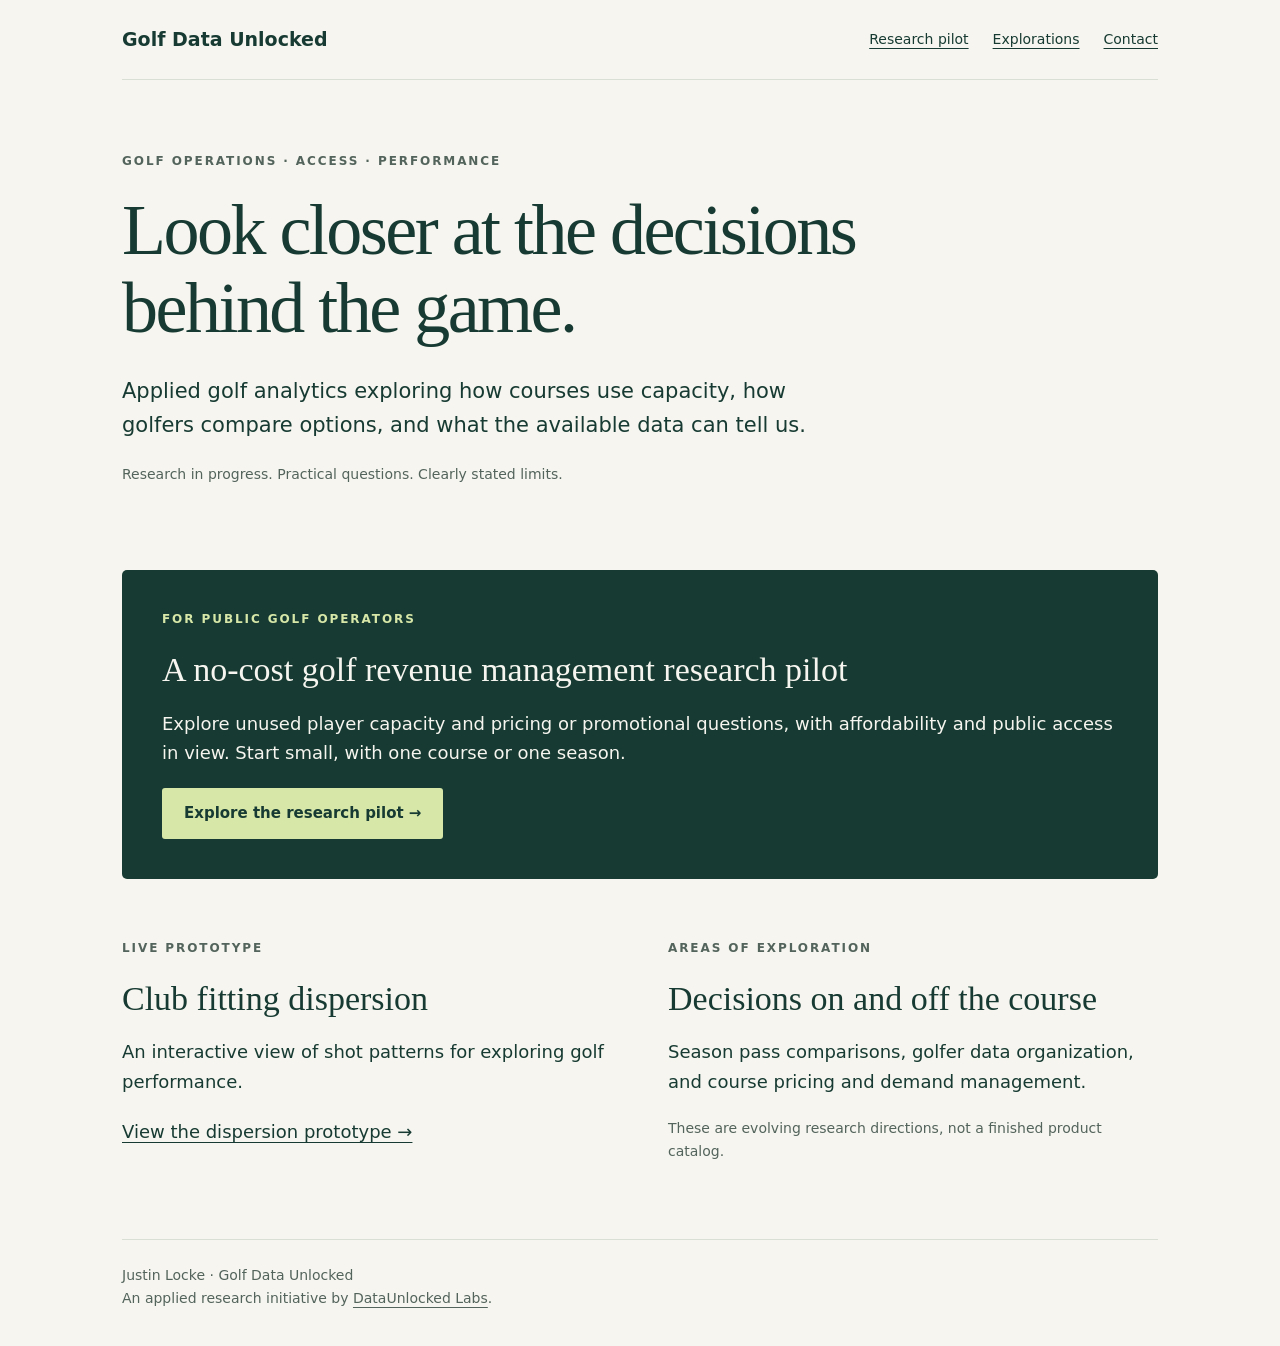
<file: index.html>
<!doctype html><html lang="en"><head><meta charset="utf-8"><meta name="viewport" content="width=device-width, initial-scale=1"><title>Golf Data Unlocked | Applied Golf Analytics</title><meta name="description" content="Applied golf analytics for operations, access and performance. Explore a no-cost research pilot for public golf courses."><link rel="stylesheet" href="/styles.css"></head><body><div class="wrap"><header><a class="brand" href="/">Golf Data Unlocked</a><nav aria-label="Main navigation"><a href="/pilot/">Research pilot</a><a href="/#explorations">Explorations</a><a href="mailto:hello@dataunlocked.xyz">Contact</a></nav></header><main><section class="hero"><p class="eyebrow">Golf operations · Access · Performance</p><h1>Look closer at the decisions behind the game.</h1><p class="lead">Applied golf analytics exploring how courses use capacity, how golfers compare options, and what the available data can tell us.</p><p class="small">Research in progress. Practical questions. Clearly stated limits.</p></section><section class="feature"><p class="eyebrow">For public golf operators</p><h2>A no-cost golf revenue management research pilot</h2><p>Explore unused player capacity and pricing or promotional questions, with affordability and public access in view. Start small, with one course or one season.</p><a class="button" href="/pilot/">Explore the research pilot →</a></section><section id="explorations" class="grid"><div><p class="eyebrow">Live prototype</p><h2>Club fitting dispersion</h2><p>An interactive view of shot patterns for exploring golf performance.</p><a href="https://jlocke1979.github.io/dataunlocked-labs/fitting-dispersion.html">View the dispersion prototype →</a></div><div><p class="eyebrow">Areas of exploration</p><h2>Decisions on and off the course</h2><p>Season pass comparisons, golfer data organization, and course pricing and demand management.</p><p class="small">These are evolving research directions, not a finished product catalog.</p></div></section></main><footer>Justin Locke · Golf Data Unlocked<br>An applied research initiative by <a href="https://dataunlocked.xyz/">DataUnlocked Labs</a>.</footer></div></body></html>
</file>
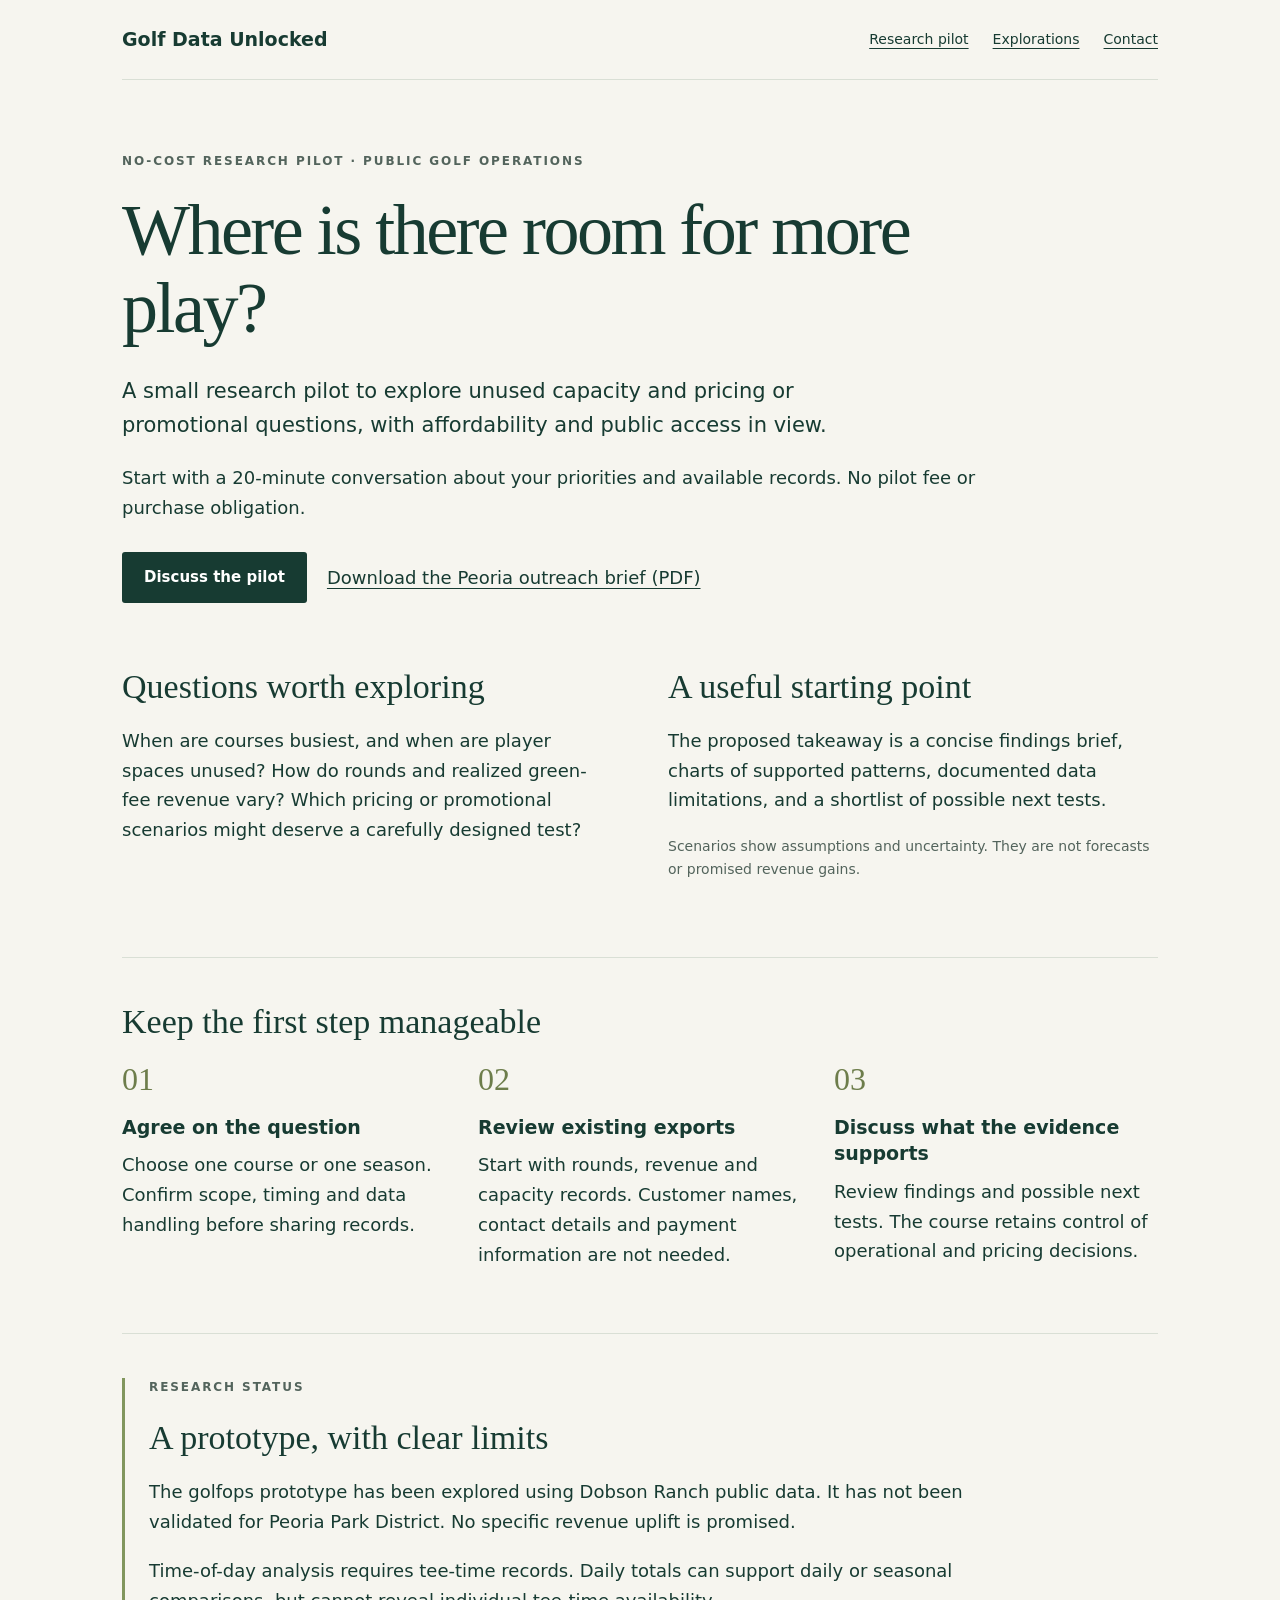
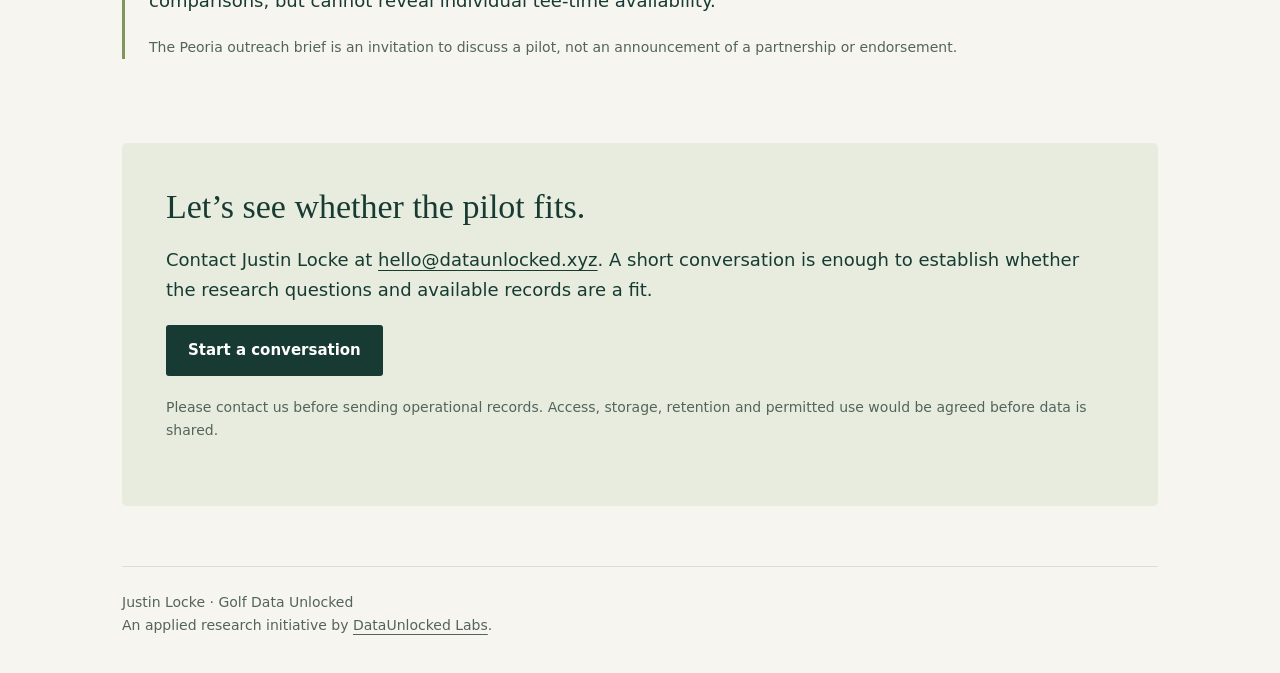
<file: pilot/index.html>
<!doctype html><html lang="en"><head><meta charset="utf-8"><meta name="viewport" content="width=device-width, initial-scale=1"><title>Golf Research Pilot | Golf Data Unlocked</title><meta name="description" content="Explore a no-cost golf revenue management research pilot, with clear data requirements, practical outputs and no promised revenue uplift."><link rel="stylesheet" href="/styles.css"></head><body><div class="wrap"><header><a class="brand" href="/">Golf Data Unlocked</a><nav aria-label="Main navigation"><a href="/pilot/">Research pilot</a><a href="/#explorations">Explorations</a><a href="mailto:hello@dataunlocked.xyz">Contact</a></nav></header><main><section class="hero"><p class="eyebrow">No-cost research pilot · Public golf operations</p><h1>Where is there room for more play?</h1><p class="lead">A small research pilot to explore unused capacity and pricing or promotional questions, with affordability and public access in view.</p><p>Start with a 20-minute conversation about your priorities and available records. No pilot fee or purchase obligation.</p><div class="actions"><a class="button" href="mailto:hello@dataunlocked.xyz?subject=Golf%20research%20pilot">Discuss the pilot</a><a href="/downloads/golf-research-pilot.pdf">Download the Peoria outreach brief (PDF)</a></div></section><section class="grid"><div><h2>Questions worth exploring</h2><p>When are courses busiest, and when are player spaces unused? How do rounds and realized green-fee revenue vary? Which pricing or promotional scenarios might deserve a carefully designed test?</p></div><div><h2>A useful starting point</h2><p>The proposed takeaway is a concise findings brief, charts of supported patterns, documented data limitations, and a shortlist of possible next tests.</p><p class="small">Scenarios show assumptions and uncertainty. They are not forecasts or promised revenue gains.</p></div></section><section class="section"><h2>Keep the first step manageable</h2><div class="steps"><div><span class="number">01</span><h3>Agree on the question</h3><p>Choose one course or one season. Confirm scope, timing and data handling before sharing records.</p></div><div><span class="number">02</span><h3>Review existing exports</h3><p>Start with rounds, revenue and capacity records. Customer names, contact details and payment information are not needed.</p></div><div><span class="number">03</span><h3>Discuss what the evidence supports</h3><p>Review findings and possible next tests. The course retains control of operational and pricing decisions.</p></div></div></section><section class="section"><div class="note"><p class="eyebrow">Research status</p><h2>A prototype, with clear limits</h2><p>The golfops prototype has been explored using Dobson Ranch public data. It has not been validated for Peoria Park District. No specific revenue uplift is promised.</p><p>Time-of-day analysis requires tee-time records. Daily totals can support daily or seasonal comparisons, but cannot reveal individual tee-time availability.</p><p class="small">The Peoria outreach brief is an invitation to discuss a pilot, not an announcement of a partnership or endorsement.</p></div></section><section class="contact"><h2>Let’s see whether the pilot fits.</h2><p>Contact Justin Locke at <a href="mailto:hello@dataunlocked.xyz">hello@dataunlocked.xyz</a>. A short conversation is enough to establish whether the research questions and available records are a fit.</p><a class="button" href="mailto:hello@dataunlocked.xyz?subject=Golf%20research%20pilot">Start a conversation</a><p class="small" style="margin-top:20px">Please contact us before sending operational records. Access, storage, retention and permitted use would be agreed before data is shared.</p></section></main><footer>Justin Locke · Golf Data Unlocked<br>An applied research initiative by <a href="https://dataunlocked.xyz/">DataUnlocked Labs</a>.</footer></div></body></html>
</file>
<file: styles.css>
:root{--ink:#173b32;--muted:#53645c;--paper:#f6f5ef;--line:#d9dfd5;--gold:#d7e7a8}*{box-sizing:border-box}body{margin:0;background:var(--paper);color:var(--ink);font:18px/1.65 system-ui,sans-serif}a{color:inherit;text-underline-offset:4px}a:focus-visible{outline:3px solid #947027;outline-offset:5px}.wrap{max-width:1100px;margin:auto;padding:0 32px}header{display:flex;justify-content:space-between;align-items:center;gap:24px;padding:24px 0;border-bottom:1px solid var(--line)}.brand{font-weight:750;text-decoration:none;font-size:19px}nav{display:flex;gap:24px;font-size:14px}.eyebrow{font-size:12px;letter-spacing:.16em;text-transform:uppercase;font-weight:700;color:var(--muted)}.hero{padding:72px 0 64px;max-width:880px}h1{font:normal clamp(42px,6vw,72px)/1.08 Georgia,serif;letter-spacing:-.035em;margin:18px 0 26px}h2{font:normal 34px/1.2 Georgia,serif;margin:0 0 18px}h3{font-size:19px;line-height:1.4;margin:0 0 10px}p{margin:0 0 20px}.lead{font-size:21px;max-width:740px}.actions{display:flex;flex-wrap:wrap;align-items:center;gap:20px;margin-top:30px}.button{display:inline-block;padding:13px 22px;background:var(--ink);color:white;text-decoration:none;border-radius:3px;font-size:15px;font-weight:650}.small{font-size:14px;color:var(--muted)}.feature{background:var(--ink);color:var(--paper);padding:40px;border-radius:5px;margin-bottom:60px}.feature .eyebrow{color:var(--gold)}.feature .button{background:var(--gold);color:var(--ink)}.grid{display:grid;grid-template-columns:1fr 1fr;gap:56px;padding:0 0 56px}.section{padding:44px 0;border-top:1px solid var(--line)}.steps{display:grid;grid-template-columns:repeat(3,1fr);gap:32px}.number{font:32px Georgia,serif;color:#6d7d4b;display:block;margin-bottom:16px}.note{border-left:3px solid #81965d;padding-left:24px;max-width:850px}.contact{padding:44px;background:#e7ecdf;border-radius:5px;margin:20px 0 60px}footer{padding:24px 0 36px;border-top:1px solid var(--line);font-size:14px;color:var(--muted)}@media(max-width:650px){.wrap{padding:0 22px}header{align-items:flex-start;flex-direction:column;gap:12px}.hero{padding:48px 0}.grid,.steps{grid-template-columns:1fr;gap:28px}.feature,.contact{padding:28px}nav{gap:18px}h2{font-size:29px}.lead{font-size:19px}}
</file>
